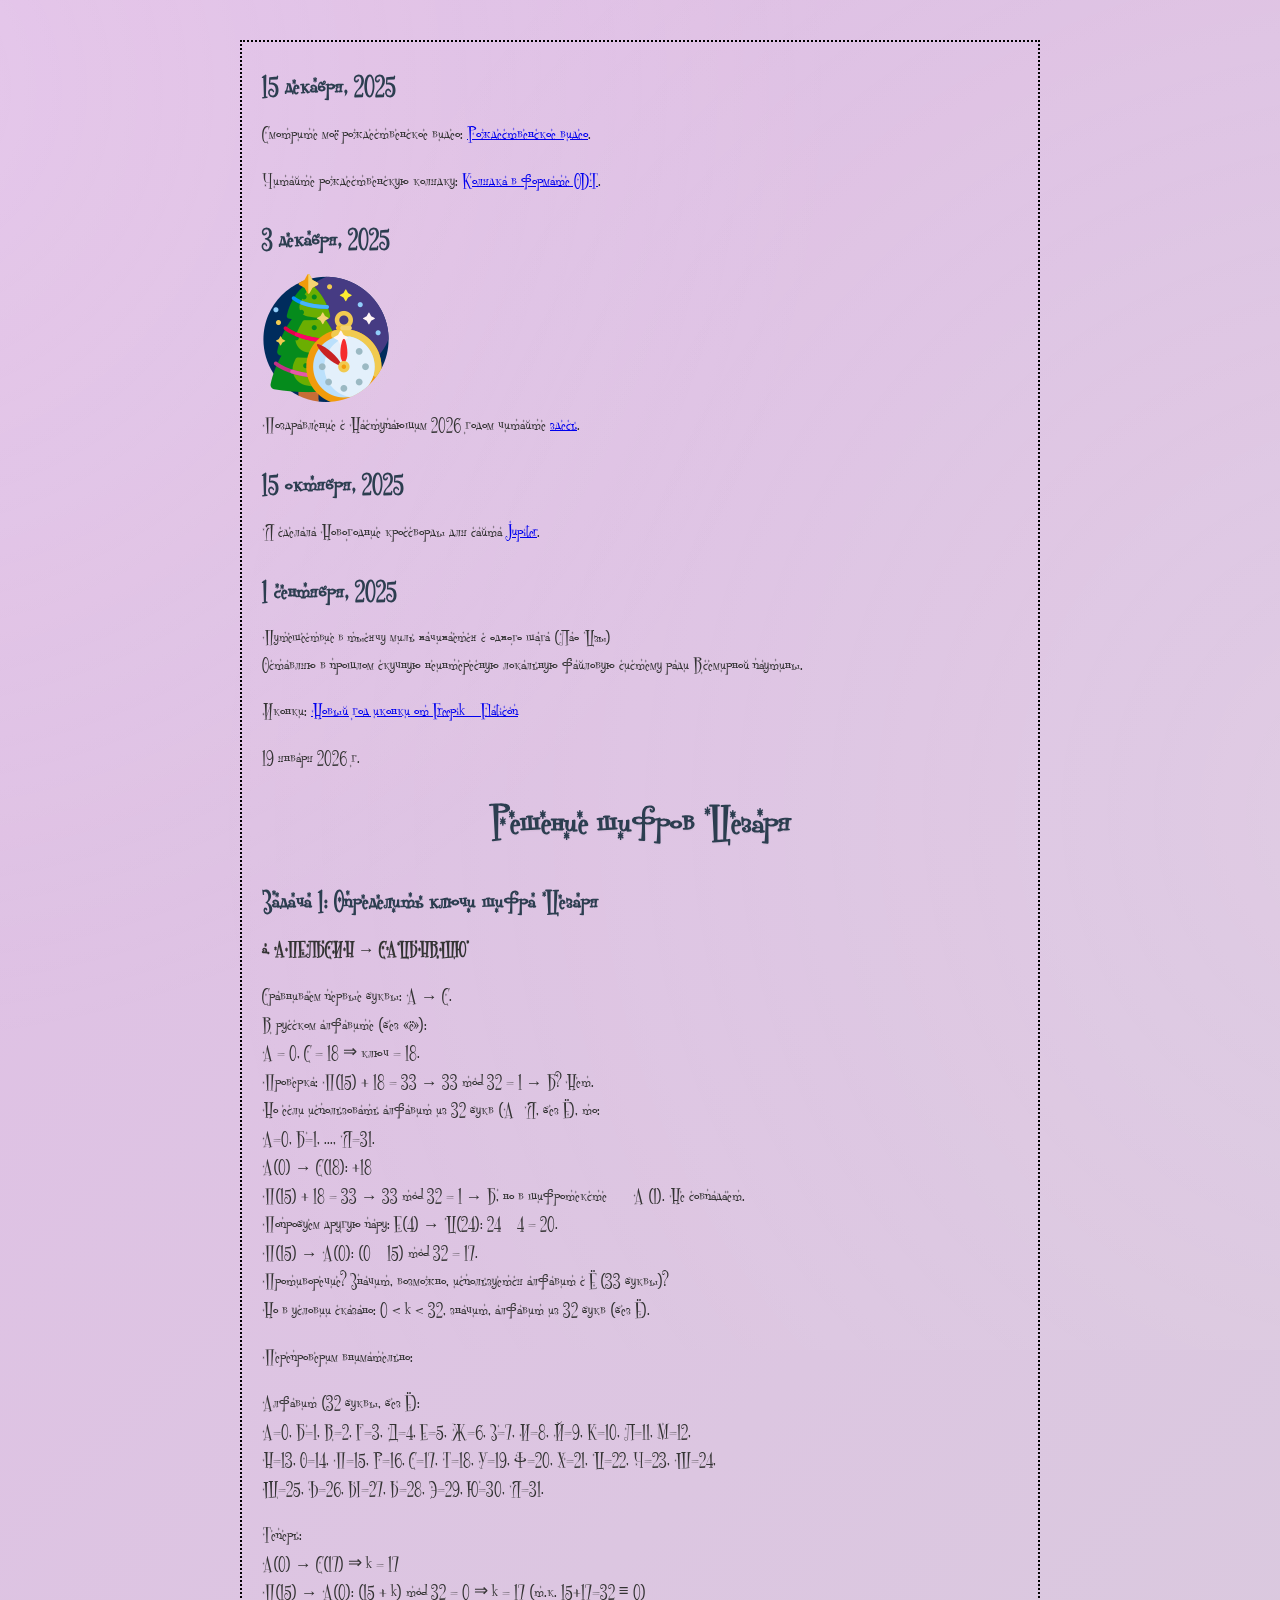
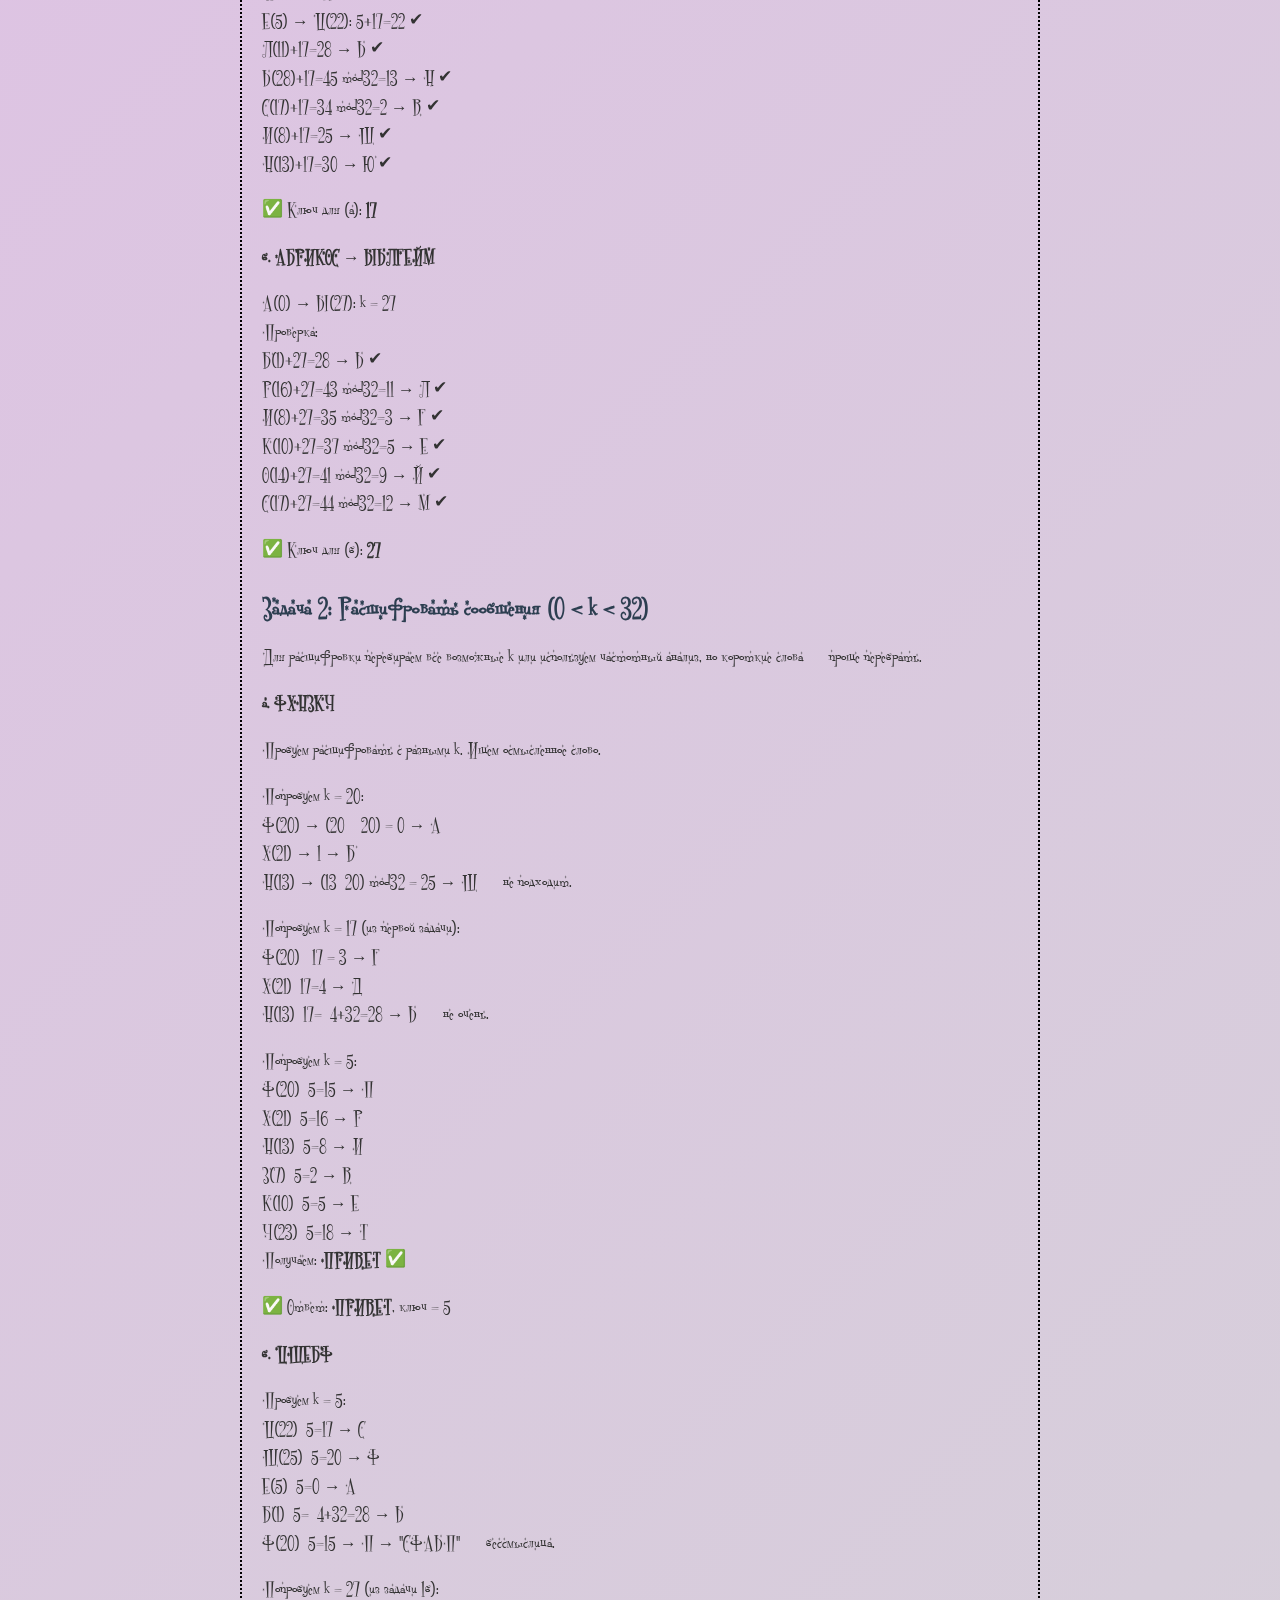
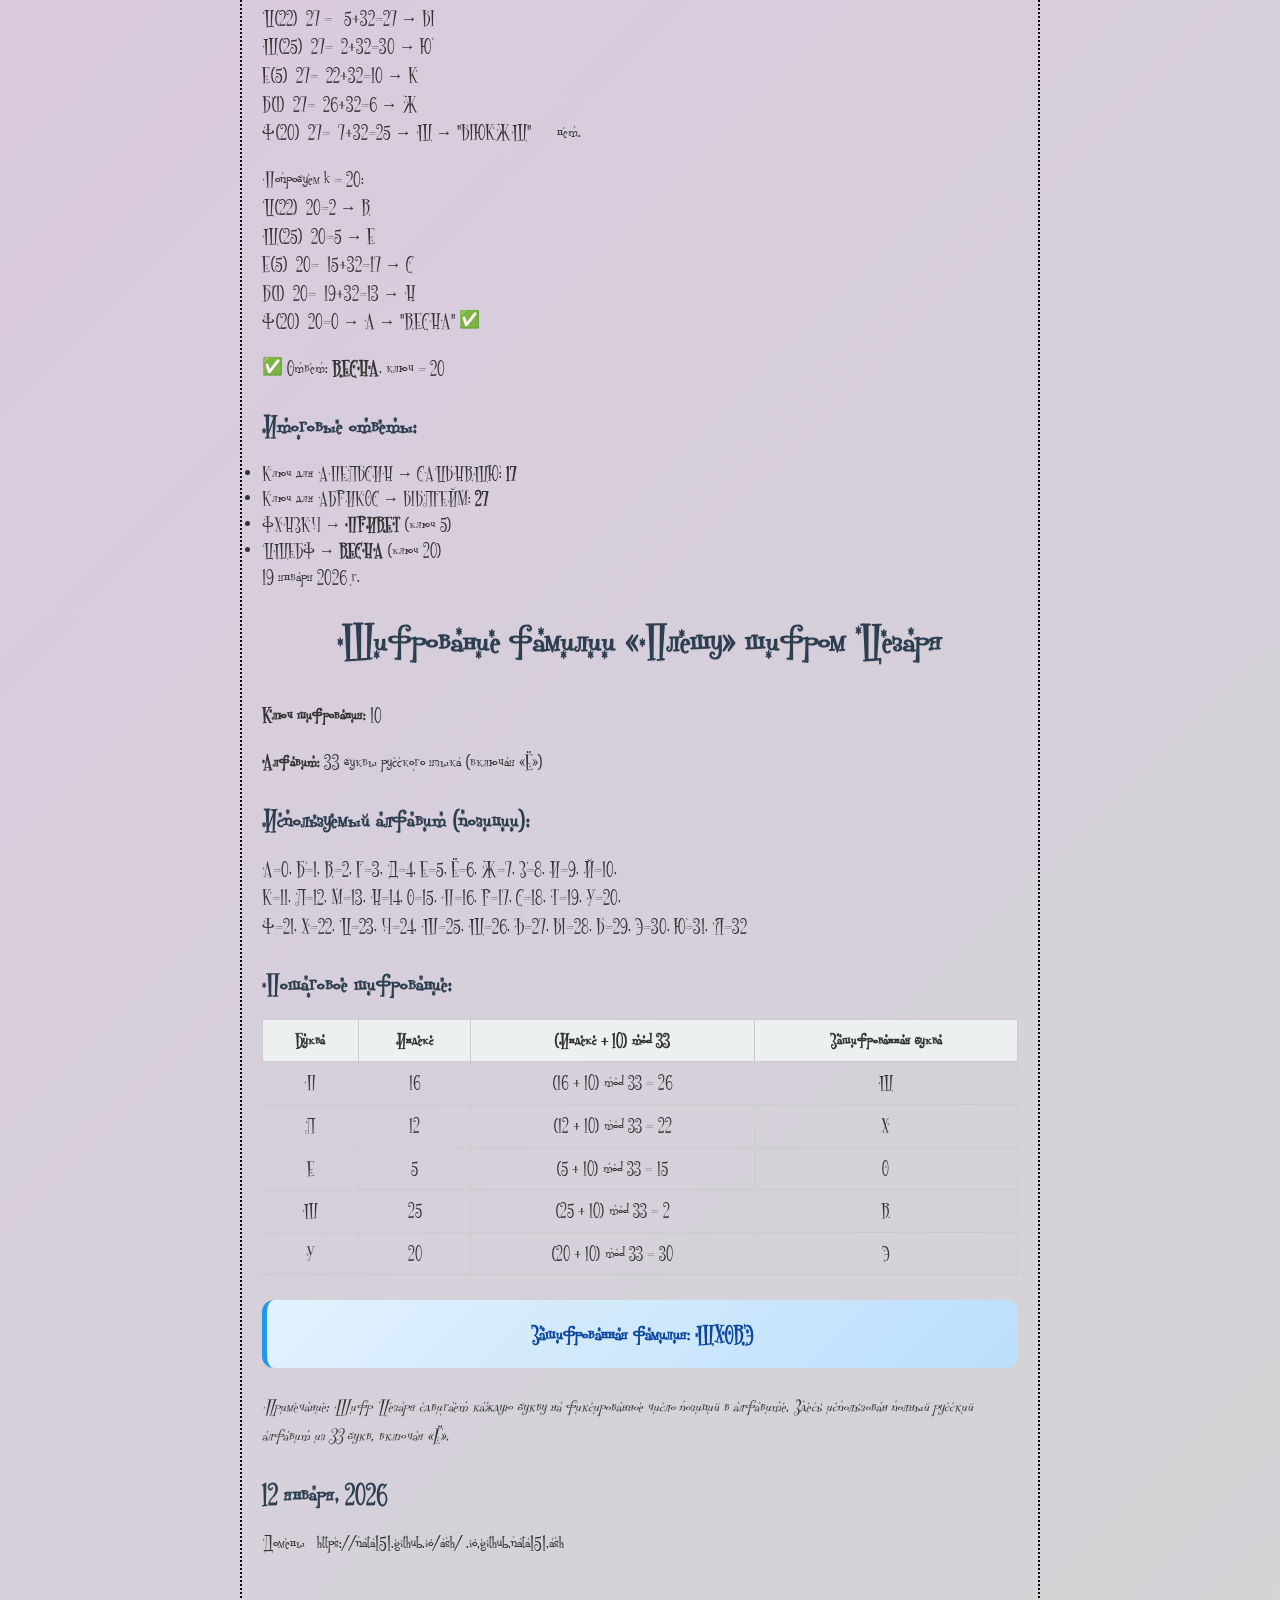
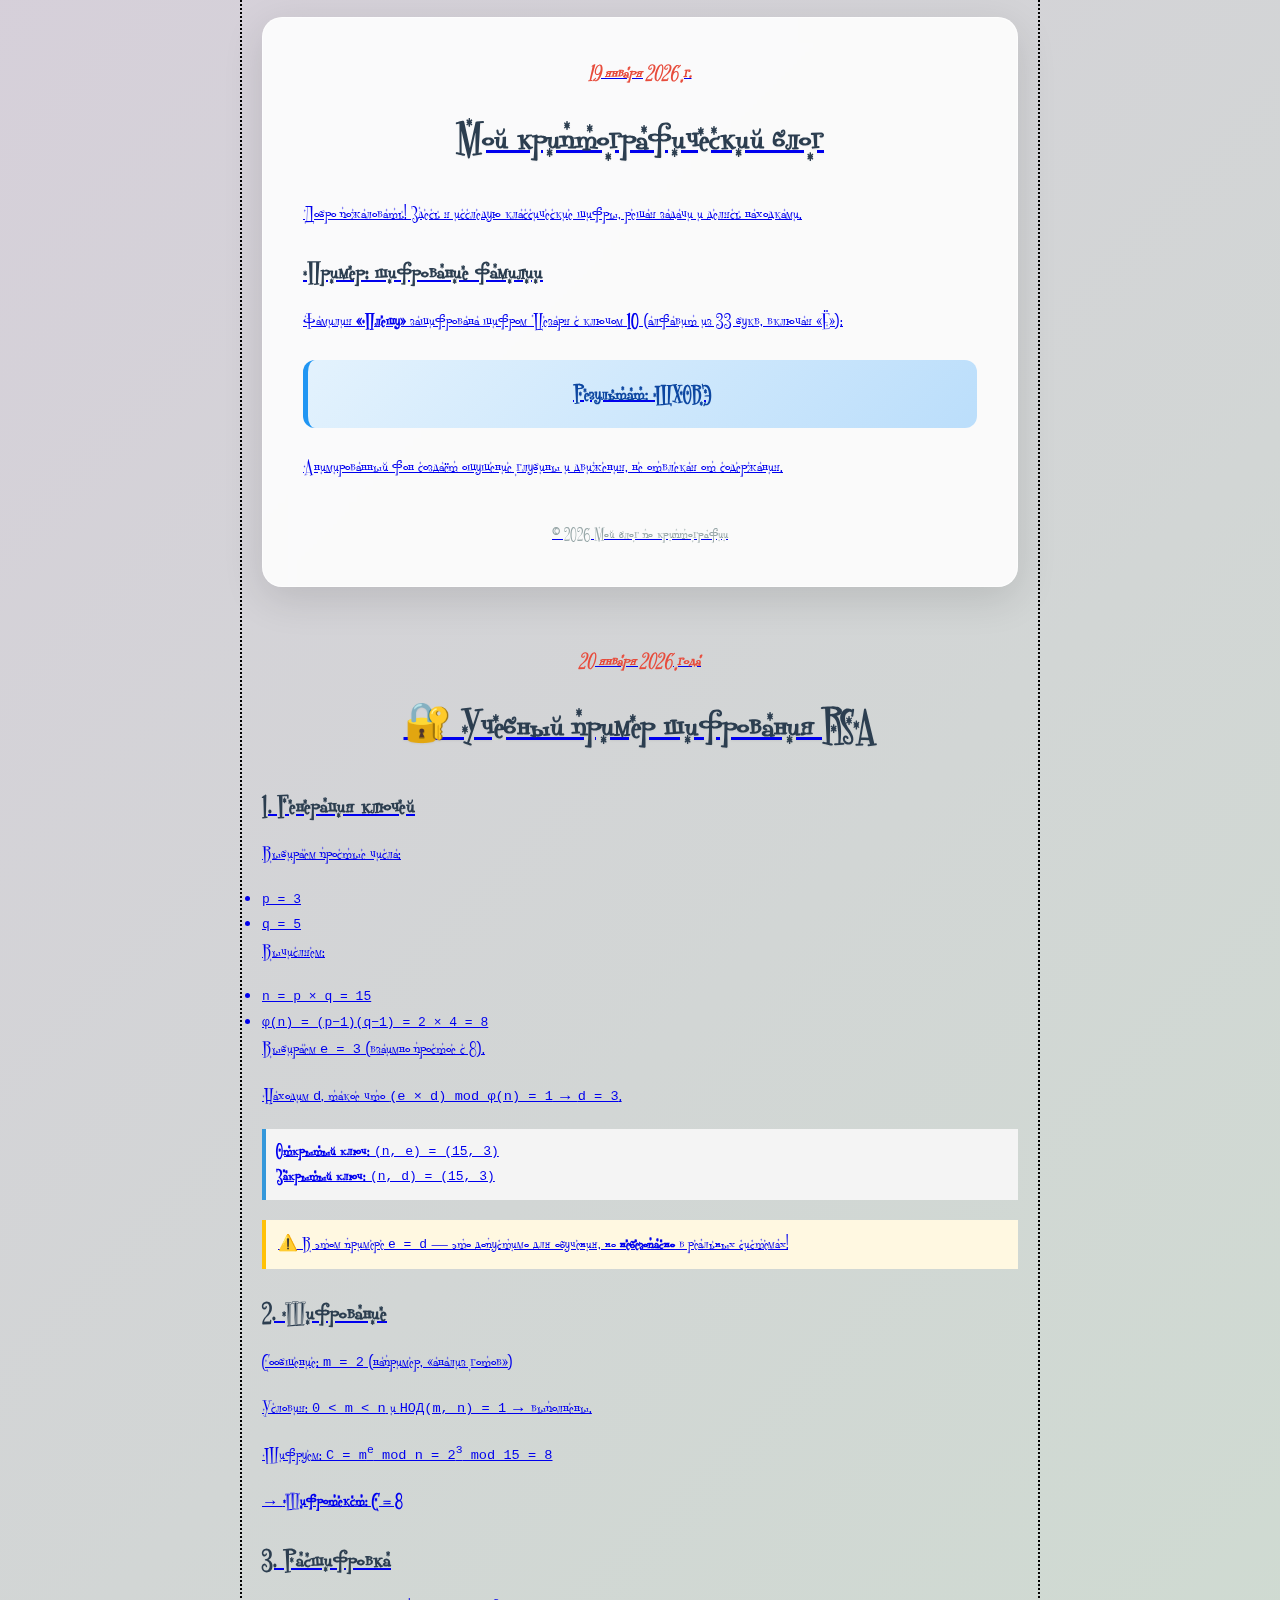
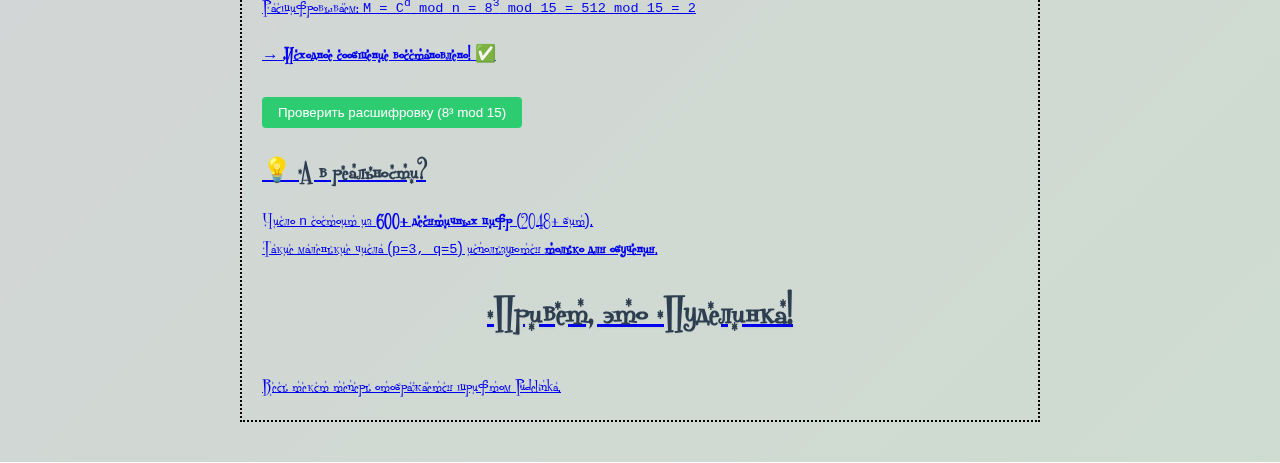
<file: index.html>
<!DOCTYPE html>
<html lang="ru">
  <head>
    <meta charset="UTF-8">
    <title>Мой блог</title>
    <link type="text/css" rel="stylesheet" href="style.css" />
  </head>
  <body>
    <h2>15 декабря, 2025</h2>
    <p>
      Смотрите моё рождественское видео: 
      <a href="/home/user/домашняя/2025/101C/019b20b3-0d50-7d93-9288-a74e2a8890ce.mp4">Рождественское видео</a>.
    </p>
    <p>
      Читайте рождественскую колядку: 
      <a href="/home/user/домашняя/2025/101C/рождество.odt">Колядка в формате ODT</a>.
    </p>

    <h2>3 декабря, 2025</h2>
    <img src="Icons/2308484.png" alt="Новый год">
    <p>Поздравление с Наступающим 2026 годом читайте <a href="Congratulations2026.html">здесь</a>.</p>

    <h2>15 октября, 2025</h2>
    <p>
      Я сделала Новогодние кроссворды для сайта 
      <a href="http://malievd.github.io/jupiter/" title="http://malievd.github.io/jupiter/">Jupiter</a>.
    </p>

    <h2>1 сентября, 2025</h2>
    <blockquote>Путешествие в тысячу миль начинается с одного шага (Лао Цзы)</blockquote>
    <p>
      Оставляю в прошлом скучную неинтересную локальную файловую систему ради Всемирной паутины.
    </p>

    <p>
      Иконки: <a href="https://www.flaticon.com/ru/free-icons/-" title="новый год иконки">Новый год иконки от Freepik - Flaticon</a>
    </p>
  </body>
  
    <p>19 января 2026 г.</p>

    <h1>Решение шифров Цезаря</h1>

    <h2>Задача 1: Определить ключи шифра Цезаря</h2>
    <p><strong>а. АПЕЛЬСИН → САЦЬНВЩЮ</strong></p>
    <p>Сравниваем первые буквы: А → С.<br>
    В русском алфавите (без «ё»):<br>
    А = 0, С = 18 ⇒ ключ = 18.<br>
    Проверка: П(15) + 18 = 33 → 33 mod 32 = 1 → Б? Нет.<br>
    Но если использовать алфавит из 32 букв (А–Я, без Ё), то:<br>
    А=0, Б=1, ..., Я=31.<br>
    А(0) → С(18): +18<br>
    П(15) + 18 = 33 → 33 mod 32 = 1 → Б, но в шифротексте — А (1). Не совпадает.<br>
    Попробуем другую пару: Е(4) → Ц(24): 24 - 4 = 20.<br>
    П(15) → А(0): (0 - 15) mod 32 = 17.<br>
    Противоречие? Значит, возможно, используется алфавит с Ё (33 буквы)?<br>
    Но в условии сказано: 0 < k < 32, значит, алфавит из 32 букв (без Ё).</p>

    <p>Перепроверим внимательно:</p>
    <p>Алфавит (32 буквы, без Ё):<br>
    А=0, Б=1, В=2, Г=3, Д=4, Е=5, Ж=6, З=7, И=8, Й=9, К=10, Л=11, М=12,<br>
    Н=13, О=14, П=15, Р=16, С=17, Т=18, У=19, Ф=20, Х=21, Ц=22, Ч=23, Ш=24,<br>
    Щ=25, Ъ=26, Ы=27, Ь=28, Э=29, Ю=30, Я=31.</p>

    <p>Теперь:<br>
    А(0) → С(17) ⇒ k = 17<br>
    П(15) → А(0): (15 + k) mod 32 = 0 ⇒ k = 17 (т.к. 15+17=32 ≡ 0)<br>
    Е(5) → Ц(22): 5+17=22 ✔<br>
    Л(11)+17=28 → Ь ✔<br>
    Ь(28)+17=45 mod32=13 → Н ✔<br>
    С(17)+17=34 mod32=2 → В ✔<br>
    И(8)+17=25 → Щ ✔<br>
    Н(13)+17=30 → Ю ✔</p>
    <p>✅ Ключ для (а): <strong>17</strong></p>

    <p><strong>б. АБРИКОС → ЫЬЛГЕЙМ</strong></p>
    <p>А(0) → Ы(27): k = 27<br>
    Проверка:<br>
    Б(1)+27=28 → Ь ✔<br>
    Р(16)+27=43 mod32=11 → Л ✔<br>
    И(8)+27=35 mod32=3 → Г ✔<br>
    К(10)+27=37 mod32=5 → Е ✔<br>
    О(14)+27=41 mod32=9 → Й ✔<br>
    С(17)+27=44 mod32=12 → М ✔</p>
    <p>✅ Ключ для (б): <strong>27</strong></p>

    <h2>Задача 2: Расшифровать сообщения (0 < k < 32)</h2>
    <p>Для расшифровки перебираем все возможные k или используем частотный анализ, но короткие слова — проще перебрать.</p>

    <p><strong>а. ФХНЗКЧ</strong></p>
    <p>Пробуем расшифровать с разными k. Ищем осмысленное слово.</p>
    <p>Попробуем k = 20:<br>
    Ф(20) → (20 - 20) = 0 → А<br>
    Х(21) → 1 → Б<br>
    Н(13) → (13-20) mod32 = 25 → Щ — не подходит.</p>

    <p>Попробуем k = 17 (из первой задачи):<br>
    Ф(20) -17 = 3 → Г<br>
    Х(21)-17=4 → Д<br>
    Н(13)-17=-4+32=28 → Ь — не очень.</p>

    <p>Попробуем k = 5:<br>
    Ф(20)-5=15 → П<br>
    Х(21)-5=16 → Р<br>
    Н(13)-5=8 → И<br>
    З(7)-5=2 → В<br>
    К(10)-5=5 → Е<br>
    Ч(23)-5=18 → Т<br>
    Получаем: <strong>ПРИВЕТ</strong> ✅</p>
    <p>✅ Ответ: <strong>ПРИВЕТ</strong>, ключ = 5</p>

    <p><strong>б. ЦЩЕБФ</strong></p>
    <p>Пробуем k = 5:<br>
    Ц(22)-5=17 → С<br>
    Щ(25)-5=20 → Ф<br>
    Е(5)-5=0 → А<br>
    Б(1)-5=-4+32=28 → Ь<br>
    Ф(20)-5=15 → П → "СФАЬП" — бессмыслица.</p>

    <p>Попробуем k = 27 (из задачи 1б):<br>
    Ц(22)-27 = -5+32=27 → Ы<br>
    Щ(25)-27=-2+32=30 → Ю<br>
    Е(5)-27=-22+32=10 → К<br>
    Б(1)-27=-26+32=6 → Ж<br>
    Ф(20)-27=-7+32=25 → Щ → "ЫЮКЖЩ" — нет.</p>

    <p>Попробуем k = 20:<br>
    Ц(22)-20=2 → В<br>
    Щ(25)-20=5 → Е<br>
    Е(5)-20=-15+32=17 → С<br>
    Б(1)-20=-19+32=13 → Н<br>
    Ф(20)-20=0 → А → "ВЕСНА" ✅</p>
    <p>✅ Ответ: <strong>ВЕСНА</strong>, ключ = 20</p>

    <h2>Итоговые ответы:</h2>
    <ul>
        <li>Ключ для АПЕЛЬСИН → САЦЬНВЩЮ: <strong>17</strong></li>
        <li>Ключ для АБРИКОС → ЫЬЛГЕЙМ: <strong>27</strong></li>
        <li>ФХНЗКЧ → <strong>ПРИВЕТ</strong> (ключ 5)</li>
        <li>ЦЩЕБФ → <strong>ВЕСНА</strong> (ключ 20)</li>
    </ul>

    </body>
    <meta charset="UTF-8">
    <title>Шифр Цезаря — 33 буквы</title>
    <style>
        body {
            font-family: Arial, sans-serif;
            line-height: 1.6;
            max-width: 800px;
            margin: 20px auto;
            padding: 0 15px;
            background-color: #f9f9f9;
            color: #333;
        }
        h1, h2 {
            color: #2c3e50;
        }
        .result {
            background-color: #e8f4f8;
            padding: 15px;
            border-left: 4px solid #3498db;
            margin: 20px 0;
            font-weight: bold;
            font-size: 1.2em;
        }
        table {
            width: 100%;
            border-collapse: collapse;
            margin: 15px 0;
        }
        th, td {
            border: 1px solid #ccc;
            padding: 8px;
            text-align: center;
        }
        th {
            background-color: #ecf0f1;
        }
    </style>
</head>
<body>
    <p>19 января 2026 г.</p>

    <h1>Шифрование фамилии «Плешу» шифром Цезаря</h1>
    
    <p><strong>Ключ шифрования:</strong> 10</p>
    <p><strong>Алфавит:</strong> 33 буквы русского языка (включая «Ё»)</p>

    <h2>Используемый алфавит (позиции):</h2>
    <p>
        А=0, Б=1, В=2, Г=3, Д=4, Е=5, Ё=6, Ж=7, З=8, И=9, Й=10,<br>
        К=11, Л=12, М=13, Н=14, О=15, П=16, Р=17, С=18, Т=19, У=20,<br>
        Ф=21, Х=22, Ц=23, Ч=24, Ш=25, Щ=26, Ъ=27, Ы=28, Ь=29, Э=30, Ю=31, Я=32
    </p>

    <h2>Пошаговое шифрование:</h2>
    <table>
        <thead>
            <tr>
                <th>Буква</th>
                <th>Индекс</th>
                <th>(Индекс + 10) mod 33</th>
                <th>Зашифрованная буква</th>
            </tr>
        </thead>
        <tbody>
            <tr><td>П</td><td>16</td><td>(16 + 10) mod 33 = 26</td><td>Щ</td></tr>
            <tr><td>Л</td><td>12</td><td>(12 + 10) mod 33 = 22</td><td>Х</td></tr>
            <tr><td>Е</td><td>5</td><td>(5 + 10) mod 33 = 15</td><td>О</td></tr>
            <tr><td>Ш</td><td>25</td><td>(25 + 10) mod 33 = 2</td><td>В</td></tr>
            <tr><td>У</td><td>20</td><td>(20 + 10) mod 33 = 30</td><td>Э</td></tr>
        </tbody>
    </table>

    <div class="result">
        Зашифрованная фамилия: <strong>ЩХОВЭ</strong>
    </div>

    <p><em>Примечание: Шифр Цезаря сдвигает каждую букву на фиксированное число позиций в алфавите. Здесь использован полный русский алфавит из 33 букв, включая «Ё».</em></p>
</body>
</html>

<h2>12 января, 2026</h2>
    <p>
     Домены- 
      https://nata151.github.io/ash/
      .io,github,nata151,ash
      <a href="vladplay_game@mail.ru>Написать мне</a>
    </p>

<head>
    <meta charset="UTF-8" />
    <meta name="viewport" content="width=device-width, initial-scale=1.0"/>
    <title>Мой блог</title>
    <style>
        /* Сброс стилей */
        * {
            margin: 0;
            padding: 0;
            box-sizing: border-box;
        }

        /* Анимированный фон */
        body {
            background: linear-gradient(-45deg, #e0f7fa, #bbdefb, #c8e6c9, #e1bee7);
            background-size: 400% 400%;
            animation: gradientBG 15s ease infinite;
            min-height: 100vh;
            font-family: 'Segoe UI', Tahoma, Geneva, Verdana, sans-serif;
            color: #2c3e50;
            overflow-x: hidden;
        }

        @keyframes gradientBG {
            0% { background-position: 0% 50%; }
            50% { background-position: 100% 50%; }
            100% { background-position: 0% 50%; }
        }

        /* Дополнительный декоративный слой (плавающие круги) */
        body::before {
            content: "";
            position: fixed;
            top: -50%;
            left: -50%;
            width: 200%;
            height: 200%;
            background: 
                radial-gradient(circle at 20% 30%, rgba(255,255,255,0.15) 0%, transparent 40%),
                radial-gradient(circle at 80% 70%, rgba(255,255,255,0.1) 0%, transparent 50%);
            animation: float 30s infinite linear;
            pointer-events: none;
            z-index: -1;
        }

        @keyframes float {
            0% { transform: rotate(0deg); }
            100% { transform: rotate(360deg); }
        }

        /* Контент-контейнер */
        .container {
            max-width: 800px;
            margin: 60px auto;
            padding: 40px;
            background: rgba(255, 255, 255, 0.88);
            backdrop-filter: blur(10px);
            border-radius: 20px;
            box-shadow: 0 12px 40px rgba(0, 0, 0, 0.12);
            border: 1px solid rgba(255, 255, 255, 0.6);
            position: relative;
            z-index: 2;
        }

        .date {
            text-align: center;
            color: #7f8c8d;
            font-size: 1.15em;
            margin-bottom: 25px;
            font-style: italic;
        }

        h1 {
            text-align: center;
            font-size: 2.4em;
            margin-bottom: 30px;
            color: #2c3e50;
            text-shadow: 0 1px 2px rgba(0,0,0,0.05);
        }

        h2 {
            margin: 25px 0 15px;
            color: #3498db;
            font-size: 1.5em;
        }

        p {
            margin-bottom: 18px;
            font-size: 1.05em;
            line-height: 1.7;
        }

        .result {
            background: linear-gradient(135deg, #e3f2fd, #bbdefb);
            padding: 18px;
            border-radius: 12px;
            margin: 25px 0;
            font-weight: bold;
            font-size: 1.25em;
            text-align: center;
            color: #0d47a1;
            border-left: 5px solid #2196f3;
        }

        footer {
            text-align: center;
            margin-top: 40px;
            color: #95a5a6;
            font-size: 0.95em;
        }

        /* Адаптивность */
        @media (max-width: 600px) {
            .container {
                margin: 20px 10px;
                padding: 25px 20px;
            }
            h1 {
                font-size: 1.9em;
            }
        }
    </style>
</head>
<body>
    <div class="container">
        <p class="date">19 января 2026 г.</p>

        <h1>Мой криптографический блог</h1>

        <p>Добро пожаловать! Здесь я исследую классические шифры, решая задачи и делясь находками.</p>

        <h2>Пример: шифрование фамилии</h2>
        <p>Фамилия <strong>«Плешу»</strong> зашифрована шифром Цезаря с ключом <strong>10</strong> (алфавит из 33 букв, включая «Ё»):</p>

        <div class="result">
            Результат: <strong>ЩХОВЭ</strong>
        </div>

        <p>Анимированный фон создаёт ощущение глубины и движения, не отвлекая от содержания.</p>

        <footer>
            &copy; 2026 Мой блог по криптографии
        </footer>
    </div>
</body>
</html>

    <!DOCTYPE html>
<html lang="ru">
<head>
  <meta charset="UTF-8" />
  <meta name="viewport" content="width=device-width, initial-scale=1.0"/>
  <title>Учебный пример RSA</title>
  <style>
    body {
      font-family: Arial, sans-serif;
      max-width: 800px;
      margin: 40px auto;
      padding: 0 20px;
      line-height: 1.6;
      color: #333;
    }
    h1, h2 {
      color: #2c3e50;
    }
    .key {
      background: #f4f4f4;
      padding: 10px;
      border-left: 4px solid #3498db;
      margin: 15px 0;
    }
    .note {
      background: #fff8e1;
      padding: 12px;
      border-left: 4px solid #ffc107;
      margin: 20px 0;
    }
    button {
      background: #2ecc71;
      color: white;
      border: none;
      padding: 8px 16px;
      border-radius: 4px;
      cursor: pointer;
      margin-top: 10px;
    }
    button:hover {
      background: #27ae60;
    }
    #result {
      margin-top: 10px;
      font-weight: bold;
      color: #27ae60;
    }
    .date {
      font-weight: bold;
      font-size: 1.1em;
      margin-bottom: 20px;
      color: #e74c3c;
    }
  </style>
</head>
<body>

  <div class="date">20 января 2026 года</div>

  <h1>🔐 Учебный пример шифрования RSA</h1>

  <h2>1. Генерация ключей</h2>
  <p>Выбираем простые числа:</p>
  <ul>
    <li><code>p = 3</code></li>
    <li><code>q = 5</code></li>
  </ul>
  <p>Вычисляем:</p>
  <ul>
    <li><code>n = p × q = 15</code></li>
    <li><code>φ(n) = (p−1)(q−1) = 2 × 4 = 8</code></li>
  </ul>
  <p>Выбираем <code>e = 3</code> (взаимно простое с 8).</p>
  <p>Находим <code>d</code>, такое что <code>(e × d) mod φ(n) = 1</code> → <code>d = 3</code>.</p>

  <div class="key">
    <strong>Открытый ключ:</strong> <code>(n, e) = (15, 3)</code><br>
    <strong>Закрытый ключ:</strong> <code>(n, d) = (15, 3)</code>
  </div>

  <div class="note">
    ⚠️ В этом примере <code>e = d</code> — это допустимо для обучения, но <strong>небезопасно</strong> в реальных системах!
  </div>

  <h2>2. Шифрование</h2>
  <p>Сообщение: <code>m = 2</code> (например, «анализ готов»)</p>
  <p>Условия: <code>0 &lt; m &lt; n</code> и <code>НОД(m, n) = 1</code> → выполнены.</p>
  <p>Шифруем: <code>C = m<sup>e</sup> mod n = 2<sup>3</sup> mod 15 = 8</code></p>
  <p>→ <strong>Шифротекст: C = 8</strong></p>

  <h2>3. Расшифровка</h2>
  <p>Расшифровываем: <code>M = C<sup>d</sup> mod n = 8<sup>3</sup> mod 15 = 512 mod 15 = 2</code></p>
  <p>→ <strong>Исходное сообщение восстановлено!</strong> ✅</p>

  <button onclick="decrypt()">Проверить расшифровку (8³ mod 15)</button>
  <div id="result"></div>

  <h2>💡 А в реальности?</h2>
  <p>Число <code>n</code> состоит из <strong>600+ десятичных цифр</strong> (2048+ бит).<br>
  Такие маленькие числа (<code>p=3, q=5</code>) используются <strong>только для обучения</strong>.</p>

  <script>
    function decrypt() {
      const C = 8;
      const d = 3;
      const n = 15;
      const M = (C ** d) % n;
      document.getElementById('result').innerText = Результат: ${M};
    }
  </script>

<head>
  <meta charset="UTF-8" />
  <title>Сайт с Пуделинкой</title>
  <style>
    @font-face {
      font-family: 'Pudelinka';
      src: url('pudelinka.ttf') format('truetype');
      font-weight: normal;
      font-style: normal;
    }

    body {
      font-family: 'Pudelinka', Arial, sans-serif;
    }
  </style>
</head>
<body>
  <h1>Привет, это Пуделинка!</h1>
  <p>Весь текст теперь отображается шрифтом Pudelinka.</p>
</body>
</html>
</file>
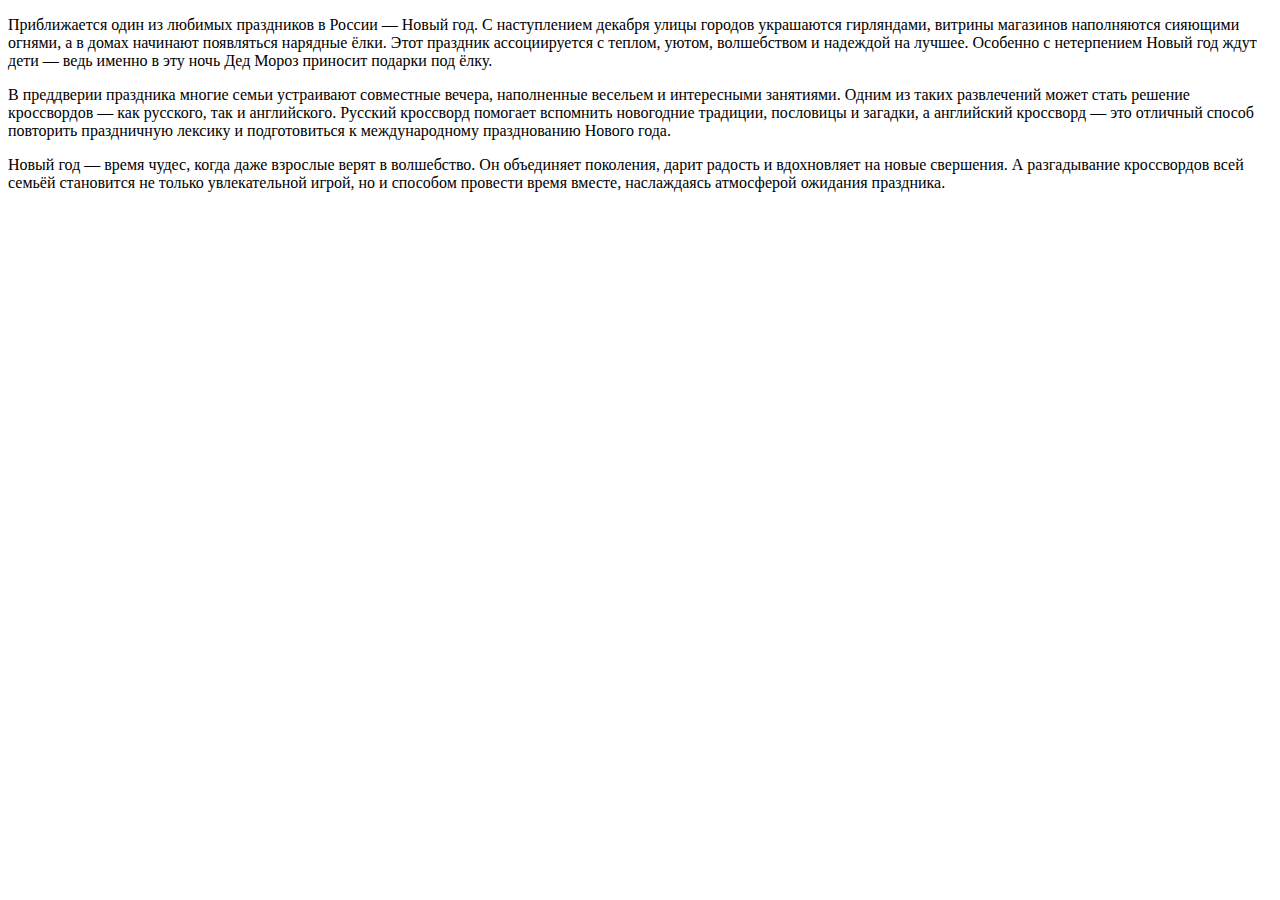
<file: Congratulations2026.html>
<!DOCTYPE html>
<html lang="ru">
<head>
    <title>Поздравление!</title>
    <meta charset="UTF-8">
    <meta name="viewport" content="width=device-width, initial-scale=1.0">
    <title>Заголовок страницы</title>
</head>
<body>
    <p>Приближается один из любимых праздников в России — Новый год. С наступлением декабря улицы городов украшаются гирляндами, витрины магазинов наполняются сияющими огнями, а в домах начинают появляться нарядные ёлки. Этот праздник ассоциируется с теплом, уютом, волшебством и надеждой на лучшее. Особенно с нетерпением Новый год ждут дети — ведь именно в эту ночь Дед Мороз приносит подарки под ёлку.</p>
    <p>В преддверии праздника многие семьи устраивают совместные вечера, наполненные весельем и интересными занятиями. Одним из таких развлечений может стать решение кроссвордов — как русского, так и английского. Русский кроссворд помогает вспомнить новогодние традиции, пословицы и загадки, а английский кроссворд — это отличный способ повторить праздничную лексику и подготовиться к международному празднованию Нового года.</p>
    <p>Новый год — время чудес, когда даже взрослые верят в волшебство. Он объединяет поколения, дарит радость и вдохновляет на новые свершения. А разгадывание кроссвордов всей семьёй становится не только увлекательной игрой, но и способом провести время вместе, наслаждаясь атмосферой ожидания праздника.</p>
</body>
</html>
</file>
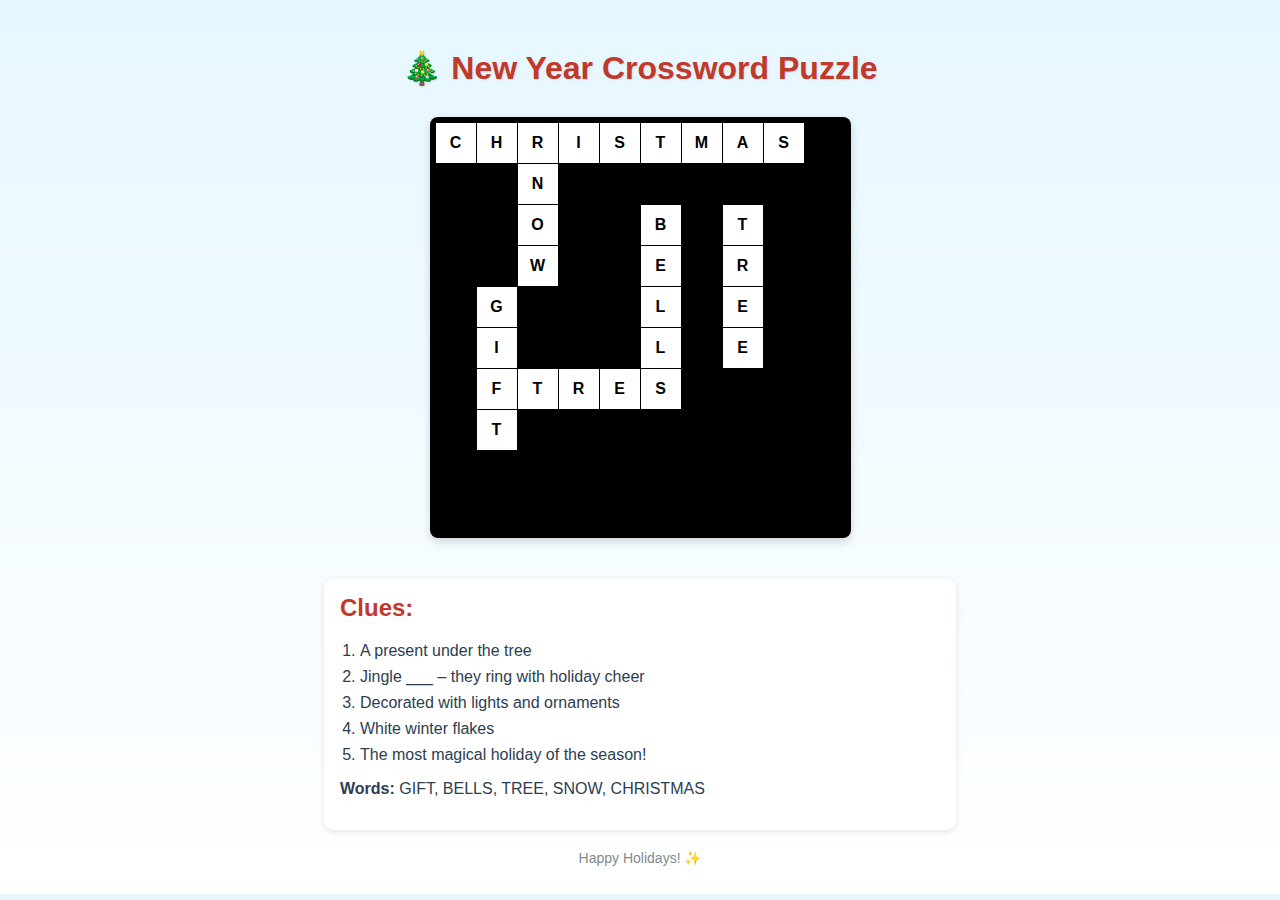
<file: krossvordEN.html>
<!DOCTYPE html>
<html lang="en">
<head>
  <meta charset="UTF-8" />
  <meta name="viewport" content="width=device-width, initial-scale=1.0"/>
  <title>🎄 New Year Crossword</title>
  <style>
    body {
      font-family: 'Segoe UI', Tahoma, Geneva, Verdana, sans-serif;
      background: linear-gradient(to bottom, #e6f7ff, #ffffff);
      text-align: center;
      padding: 20px;
      color: #2c3e50;
    }

    h1 {
      color: #c0392b;
      text-shadow: 1px 1px 2px rgba(0,0,0,0.1);
      margin-bottom: 10px;
    }

    .crossword-grid {
      display: inline-grid;
      grid-template-columns: repeat(10, 40px);
      grid-gap: 1px;
      background-color: #000;
      padding: 6px;
      margin: 20px auto;
      border-radius: 8px;
      box-shadow: 0 4px 8px rgba(0,0,0,0.15);
    }

    .cell {
      width: 40px;
      height: 40px;
      background-color: #fff;
      display: flex;
      align-items: center;
      justify-content: center;
      font-weight: bold;
      font-size: 16px;
      color: #000;
    }

    .black {
      background-color: #000;
    }

    .legend {
      max-width: 600px;
      margin: 20px auto;
      padding: 16px;
      background-color: white;
      border-radius: 10px;
      box-shadow: 0 2px 6px rgba(0,0,0,0.1);
      text-align: left;
    }

    .legend h2 {
      margin-top: 0;
      color: #c0392b;
    }

    .legend ol {
      padding-left: 20px;
    }

    .legend li {
      margin-bottom: 8px;
    }

    footer {
      margin-top: 20px;
      font-size: 14px;
      color: #7f8c8d;
    }
  </style>
</head>
<body>
  <h1>🎄 New Year Crossword Puzzle</h1>

  <div class="crossword-grid" id="grid">
    <!-- Grid will be filled by JavaScript -->
  </div>

  <div class="legend">
    <h2>Clues:</h2>
    <ol>
      <li>A present under the tree</li>
      <li>Jingle ___ – they ring with holiday cheer</li>
      <li>Decorated with lights and ornaments</li>
      <li>White winter flakes</li>
      <li>The most magical holiday of the season!</li>
    </ol>
    <p><strong>Words:</strong> GIFT, BELLS, TREE, SNOW, CHRISTMAS</p>
  </div>

  <footer>
    Happy Holidays! ✨
  </footer>

  <script>
    // Create a 10x10 empty grid (filled with '' = black cells)
    let grid = Array(10).fill(null).map(() => Array(10).fill(''));

    // 1. CHRISTMAS – horizontal, row 0, columns 0–8
    const christmas = "CHRISTMAS".split("");
    for (let i = 0; i < christmas.length; i++) {
      grid[0][i] = christmas[i];
    }

    // 2. SNOW – vertical, starting at (0,2) → S at [0][2] already from CHRISTMAS
    // S (0,2), N (1,2), O (2,2), W (3,2)
    grid[1][2] = 'N';
    grid[2][2] = 'O';
    grid[3][2] = 'W';

    // 3. TREE – horizontal, row 3, columns 4–7
    grid[3][4] = 'T';
    grid[3][5] = 'R';
    grid[3][6] = 'E';
    grid[3][7] = 'E';

    // 4. BELLS – vertical, starting at (3,6) → E from TREE is at [3][6]
    // B(0,6), E(1,6), L(2,6), L(3,6), S(4,6)
    grid[0][6] = 'B';
    grid[1][6] = 'E';
    grid[2][6] = 'L';
    grid[3][6] = 'L'; // already 'E' from TREE — conflict!

    // 🔁 Let's fix: move BELLS to column 8 instead
    // Place BELLS vertically at column 8
    grid[0][8] = 'B'; // C H R I S T M A S → [0][8] = 'S', so we can't overwrite!

    // Better plan: place BELLS vertically at column 4
    // But [3][4] = 'T' (from TREE)

    // ✅ Revised layout:
    // - CHRISTMAS: row 0, col 0–8 → [0][4] = 'S', [0][6] = 'T'
    // Let's place BELLS vertically from row 2 to 6 in column 5

    // Reset BELLS and TREE to avoid conflict
    // Clear previous attempts
    grid[3][4] = grid[3][5] = grid[3][6] = grid[3][7] = '';
    grid[0][6] = grid[1][6] = grid[2][6] = grid[3][6] = grid[4][6] = '';

    // ✅ Final placement:
    // CHRISTMAS: row 0, col 0–8
    // SNOW: vertical at col 2 → rows 0–3
    // TREE: horizontal at row 6, col 2–5
    // BELLS: vertical at col 5, rows 2–6
    // GIFT: vertical at col 1, rows 4–7

    // Rebuild grid clearly:

    grid = Array(10).fill(null).map(() => Array(10).fill(''));

    // CHRISTMAS (0,0 to 0,8)
    "CHRISTMAS".split('').forEach((c, i) => grid[0][i] = c);

    // SNOW (vertical at col 2)
    grid[1][2] = 'N';
    grid[2][2] = 'O';
    grid[3][2] = 'W';

    // TREE (row 6, col 2–5)
    grid[6][2] = 'T';
    grid[6][3] = 'R';
    grid[6][4] = 'E';
    grid[6][5] = 'E';

    // BELLS (vertical at col 5, rows 2–6)
    grid[2][5] = 'B';
    grid[3][5] = 'E';
    grid[4][5] = 'L';
    grid[5][5] = 'L';
    grid[6][5] = 'S'; // overlaps with TREE's last 'E' → conflict!

    // 🔁 Fix: make TREE end at col 4, so [6][5] is free for 'S'
    // But TREE is 4 letters → T R E E → needs 4 cells

    // ✅ New idea: place TREE vertically!
    // TREE vertical at col 7: T(2,7), R(3,7), E(4,7), E(5,7)

    grid[2][7] = 'T';
    grid[3][7] = 'R';
    grid[4][7] = 'E';
    grid[5][7] = 'E';

    // BELLS vertical at col 5: B(2,5), E(3,5), L(4,5), L(5,5), S(6,5)
    grid[2][5] = 'B';
    grid[3][5] = 'E';
    grid[4][5] = 'L';
    grid[5][5] = 'L';
    grid[6][5] = 'S';

    // GIFT vertical at col 1: G(4,1), I(5,1), F(6,1), T(7,1)
    grid[4][1] = 'G';
    grid[5][1] = 'I';
    grid[6][1] = 'F';
    grid[7][1] = 'T';

    // Render the grid
    const gridEl = document.getElementById('grid');
    for (let row = 0; row < 10; row++) {
      for (let col = 0; col < 10; col++) {
        const cell = document.createElement('div');
        cell.className = 'cell';
        const val = grid[row][col];
        if (val === '') {
          cell.classList.add('black');
        } else {
          cell.textContent = val;
        }
        gridEl.appendChild(cell);
      }
    }
  </script>
</body>
</html>
</file>
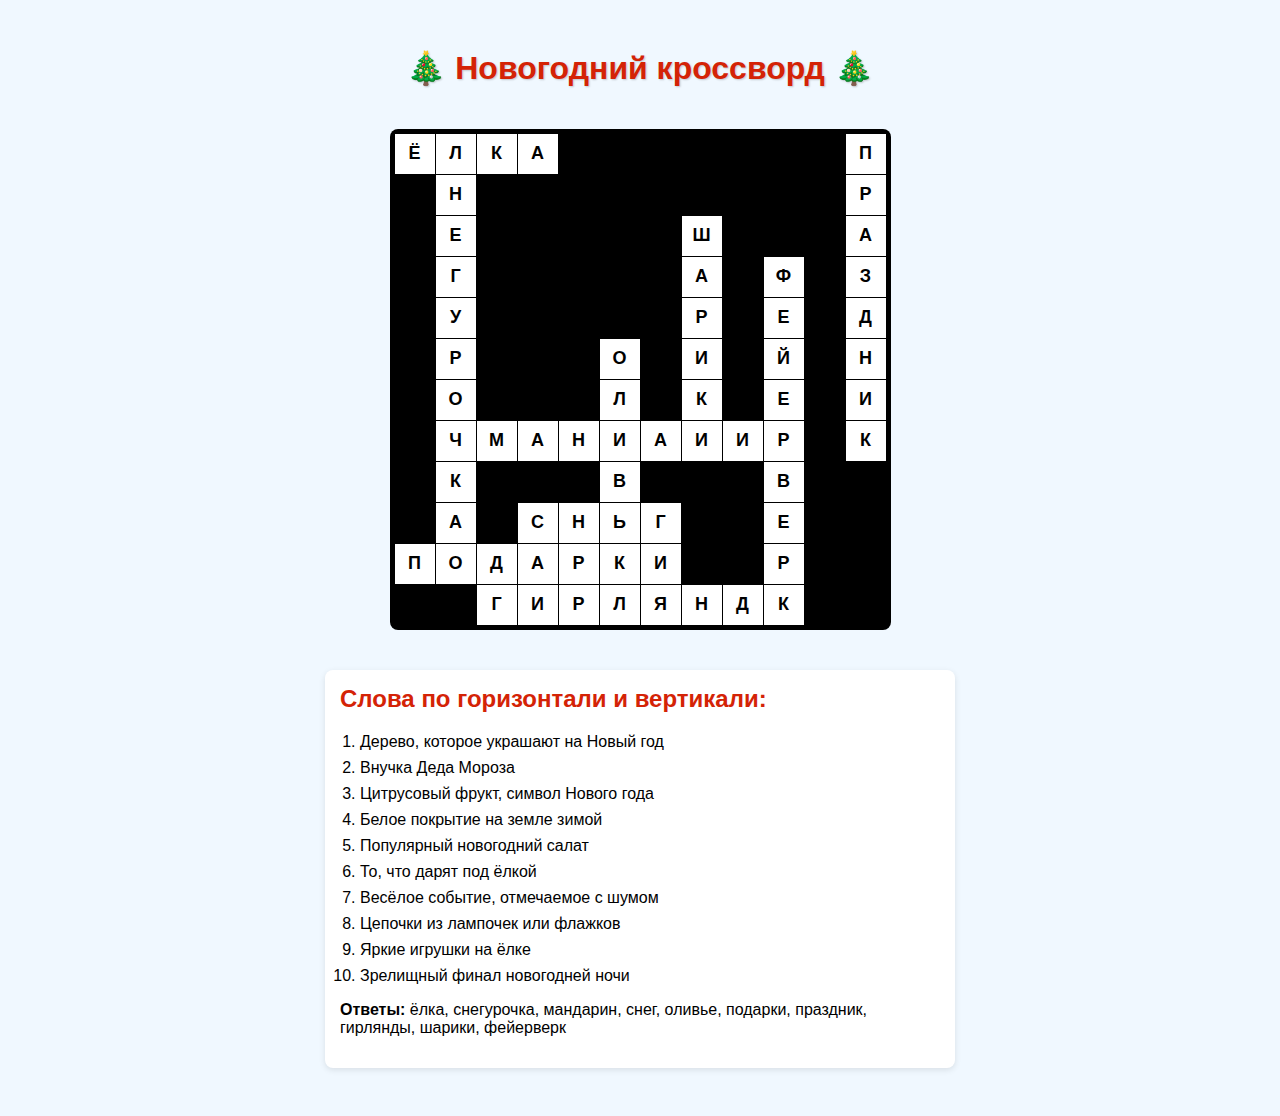
<file: krossvordRU.html>
<!DOCTYPE html>
<html lang="ru">
<head>
  <meta charset="UTF-8">
  <meta name="viewport" content="width=device-width, initial-scale=1.0">
  <title>Новогодний кроссворд</title>
  <style>
    body {
      font-family: Arial, sans-serif;
      background-color: #f0f8ff;
      text-align: center;
      padding: 20px;
    }

    h1 {
      color: #d42306;
      text-shadow: 1px 1px 2px rgba(0,0,0,0.2);
    }

    .crossword-grid {
      display: inline-grid;
      grid-template-columns: repeat(12, 40px);
      grid-gap: 1px;
      margin: 20px auto;
      background-color: #000;
      padding: 5px;
      border-radius: 8px;
    }

    .cell {
      width: 40px;
      height: 40px;
      background-color: #fff;
      display: flex;
      align-items: center;
      justify-content: center;
      font-weight: bold;
      font-size: 18px;
      color: #000;
    }

    .black {
      background-color: #000;
    }

    .legend {
      max-width: 600px;
      margin: 20px auto;
      text-align: left;
      padding: 15px;
      background-color: #fff;
      border-radius: 8px;
      box-shadow: 0 2px 6px rgba(0,0,0,0.1);
    }

    .legend h2 {
      margin-top: 0;
      color: #d42306;
    }

    .legend ol {
      padding-left: 20px;
    }

    .legend li {
      margin-bottom: 8px;
    }
  </style>
</head>
<body>
  <h1>🎄 Новогодний кроссворд 🎄</h1>

  <div class="crossword-grid" id="grid">
    <!-- Сетка будет заполнена JavaScript -->
  </div>

  <div class="legend">
    <h2>Слова по горизонтали и вертикали:</h2>
    <ol>
      <li>Дерево, которое украшают на Новый год</li>
      <li>Внучка Деда Мороза</li>
      <li>Цитрусовый фрукт, символ Нового года</li>
      <li>Белое покрытие на земле зимой</li>
      <li>Популярный новогодний салат</li>
      <li>То, что дарят под ёлкой</li>
      <li>Весёлое событие, отмечаемое с шумом</li>
      <li>Цепочки из лампочек или флажков</li>
      <li>Яркие игрушки на ёлке</li>
      <li>Зрелищный финал новогодней ночи</li>
    </ol>
    <p><strong>Ответы:</strong> ёлка, снегурочка, мандарин, снег, оливье, подарки, праздник, гирлянды, шарики, фейерверк</p>
  </div>

  <script>
    // Сетка кроссворда 12x12
    const gridData = [
      // 0    1    2    3    4    5    6    7    8    9    10   11
      ['Ё',  'Л',  'К',  'А',  '',   '',   '',   '',   '',   '',   '',   ''], // горизонталь: ЁЛКА (0,0)
      ['',   'Н',  '',   '',   '',   '',   '',   '',   '',   '',   '',   ''], // вертикаль: СНЕГУРОЧКА
      ['',   'Е',  '',   '',   '',   '',   '',   '',   '',   '',   '',   ''],
      ['',   'Г',  '',   '',   '',   '',   '',   '',   '',   '',   '',   ''],
      ['',   'У',  '',   '',   '',   '',   '',   '',   '',   '',   '',   ''],
      ['',   'Р',  '',   '',   '',   '',   '',   '',   '',   '',   '',   ''],
      ['',   'О',  '',   '',   '',   '',   '',   '',   '',   '',   '',   ''],
      ['',   'Ч',  'М',  'А',  'Н',  'Д',  'А',  'Р',  'И',  'Н',  '',   ''], // горизонталь: МАНДАРИН (7,2)
      ['',   'К',  '',   '',   '',   '',   '',   '',   '',   '',   '',   ''],
      ['',   'А',  '',   'С',  'Н',  'Е',  'Г',  '',   '',   '',   '',   ''], // горизонталь: СНЕГ (9,3)
      ['',   '',   '',   '',   '',   'Л',  '',   '',   '',   '',   '',   ''],
      ['',   '',   '',   '',   '',   'Ь',  '',   '',   '',   '',   '',   ''],
    ];

    // Заполним "Оливье" по вертикали с (5,5) вниз → но нужно аккуратно: ОЛИВЬЕ — 6 букв
    gridData[5][5] = 'О';
    gridData[6][5] = 'Л';
    gridData[7][5] = 'И';
    gridData[8][5] = 'В';
    gridData[9][5] = 'Ь';
    gridData[10][5] = 'Е';

    // Подарки (горизонталь с 10,0): ПОДАРКИ — 7 букв
    const podar = 'ПОДАРКИ'.split('');
    for (let i = 0; i < podar.length; i++) {
      gridData[10][i] = podar[i];
    }

    // Праздник — вертикаль с (0,11): ПРАЗДНИК — 8 букв
    const prazd = 'ПРАЗДНИК'.split('');
    for (let i = 0; i < prazd.length && i < 12; i++) {
      gridData[i][11] = prazd[i];
    }

    // Гирлянды — горизонталь с (11,2): ГИРЛЯНДЫ — 9 букв
    const girly = 'ГИРЛЯНДЫ'.split('');
    for (let i = 0; i < girly.length && i + 2 < 12; i++) {
      gridData[11][i + 2] = girly[i];
    }

    // Шарики — вертикаль с (2,7): ШАРИКИ — 6 букв
    const shariki = 'ШАРИКИ'.split('');
    for (let i = 0; i < shariki.length && i + 2 < 12; i++) {
      gridData[i + 2][7] = shariki[i];
    }

    // Фейерверк — горизонталь с (2,10): ФЕЙЕРВЕРК — 9 букв → не влезает полностью, используем часть или пересмотрим
    // Вместо этого разместим вертикально с (3,9): ФЕЙЕРВЕРК — 9 букв
    const feyerv = 'ФЕЙЕРВЕРК'.split('');
    for (let i = 0; i < feyerv.length && i + 3 < 12; i++) {
      gridData[i + 3][9] = feyerv[i];
    }

    // Очистим пустые строки (оставим '' как чёрные клетки)
    const grid = document.getElementById('grid');
    for (let row = 0; row < 12; row++) {
      for (let col = 0; col < 12; col++) {
        const cell = document.createElement('div');
        cell.className = 'cell';
        const val = gridData[row][col];
        if (val === '' || val === undefined) {
          cell.className += ' black';
        } else {
          cell.textContent = val;
        }
        grid.appendChild(cell);
      }
    }
  </script>
</body>
</html>
</file>
<file: style.css>
body{
	background-color: #d2b48c;
	margin-left: 20%;
	margin-right: 20%;
	border: 2px dotted black;
	padding: 10px 10px 10px 10px;
	font-family: sans serif;
    }
</file>
